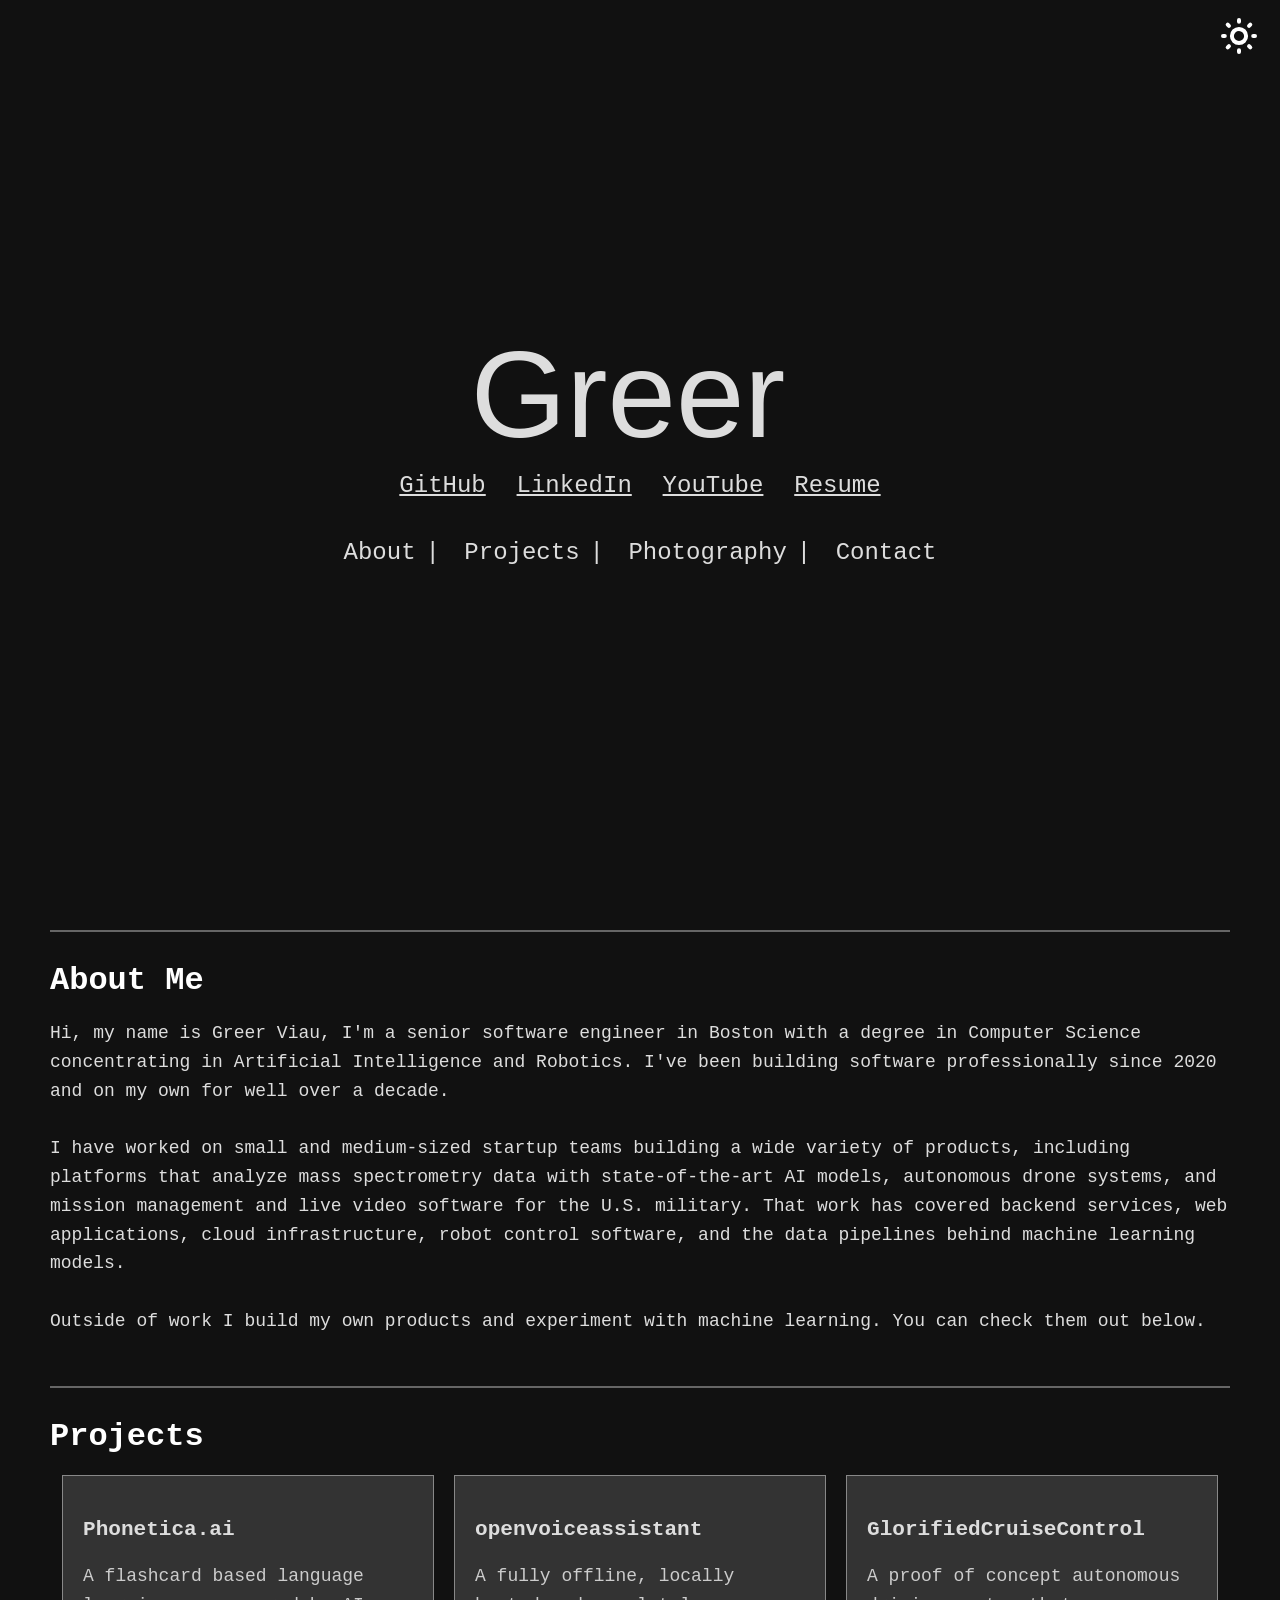
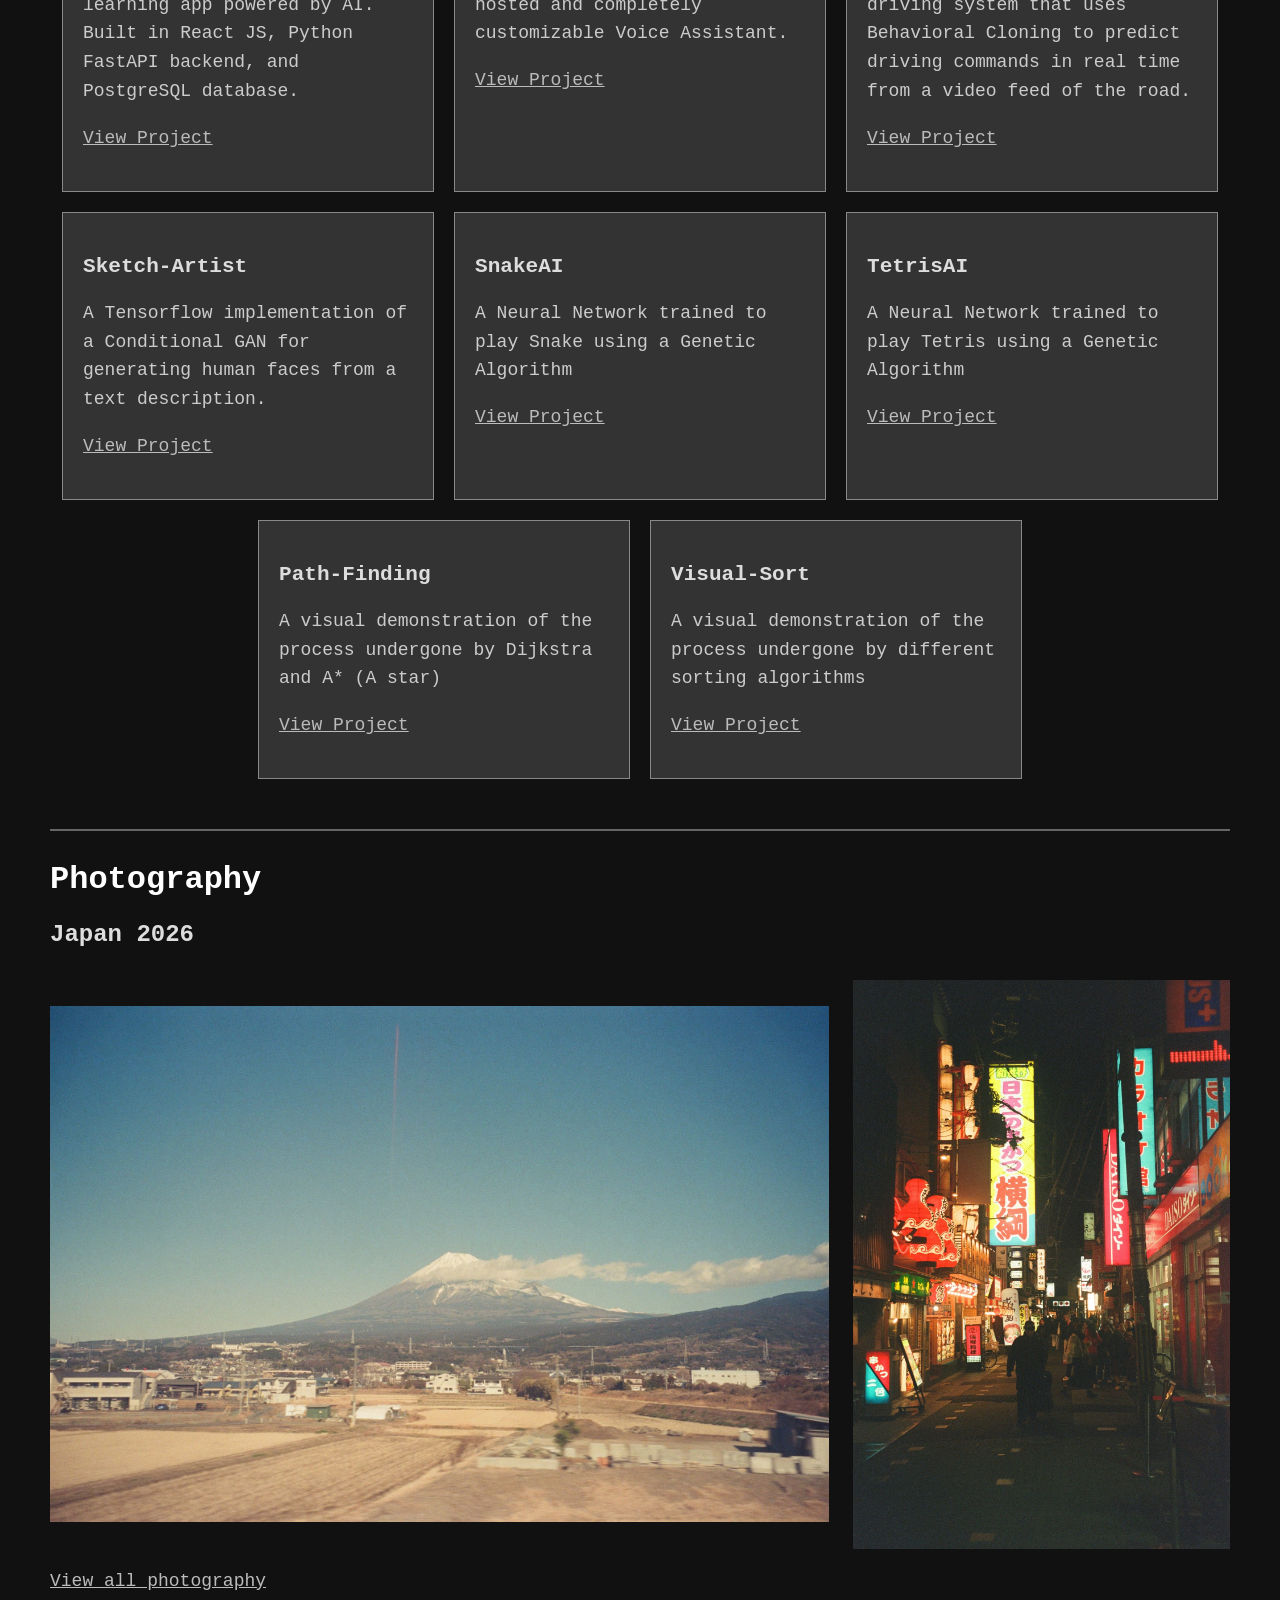
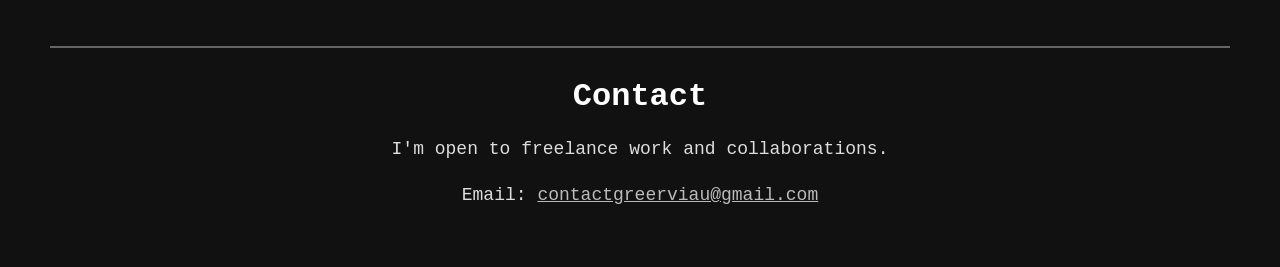
<file: index.html>
<!DOCTYPE html>
<html lang="en">
<head>
  <meta charset="UTF-8">
  <title>Greer Viau</title>
  <meta name="theme-color" content="#ffffff">
  <link rel="icon" href="g.png">
  <meta name="viewport" content="width=device-width, initial-scale=1">
  <link rel="stylesheet" href="photography/gallery.css">
  <script src="photography/gallery.js" defer></script>
  <style>
    body {
      font-family: 'Lucida Console', monospace;
      font-size: 18px;
      color: var(--text-color);
      background-color: var(--bg-color);
      max-width: 1280px;
      margin: 0 auto;
      padding: 0 50px;
      box-sizing: border-box;
      transition: background-color 0.3s, color 0.3s;
    }
    :root {
      --text-color: #ddd;
      --bg-color: #111;
      --link-color: #ddd;
      --hr-color: #666;
      --section-title-color: #fff;
      --project-border-color: #888;
      --project-bg-color: #333;
      --project-title-color: #ddd;
      --project-text-color: #ccc;
      --link-underline-color: #bbb;
    }
    .light-theme {
      --text-color: #111;
      --bg-color: #fff;
      --link-color: #111;
      --hr-color: #ccc;
      --section-title-color: #000;
      --project-border-color: #ccc;
      --project-bg-color: #f9f9f9;
      --project-title-color: #111;
      --project-text-color: #333;
      --link-underline-color: #000;
    }
    .landing {
      display: flex;
      flex-direction: column;
      align-items: center;
      justify-content: center;
      min-height: 100vh;
      text-align: center;
    }
    .svg-container {
      width: 100%;
      max-width: 400px;
      display: inline-block;
    }
    .links-container {
      font-size: 24px;
      margin: 20px;
    }
    .links-container a {
      text-decoration: none;
      margin: 0 10px;
      color: var(--link-color);
    }
    hr {
      border: none;
      height: 2px;
      background-color: var(--hr-color);
      width: 100%;
      margin: 30px auto;
    }
    .section {
      margin-bottom: 50px;
    }
    .section h2 {
      font-size: 32px;
      margin-bottom: 20px;
      color: var(--section-title-color);
    }
    .section p {
      font-size: 18px;
      line-height: 1.6;
    }
    .section a {
      color: var(--link-underline-color);
      text-decoration: underline;
    }
    .projects {
      display: flex;
      flex-wrap: wrap;
      justify-content: center;
      gap: 20px;
    }
    .project {
      width: calc(33%);
      max-width: 330px;
      padding: 20px;
      border: 1px solid var(--project-border-color);
      background-color: var(--project-bg-color);
      text-align: left;
    }
    .project h3 {
      color: var(--project-title-color);
    }
    .project p {
      color: var(--project-text-color);
    }
    .project a {
      color: var(--link-underline-color);
      text-decoration: underline;
    }
    .contact {
      text-align: center;
      color: var(--text-color);
    }
    .contact p {
      margin-bottom: 10px;
    }
    .contact a {
      color: var(--link-underline-color);
      text-decoration: underline;
    }
    .social {
      margin-bottom: 20px;
    }
    .social a {
      display: inline-block;
      margin: 0 10px;
      font-size: 24px;
      color: var(--link-color);
    }
    .theme-toggle {
      position: fixed;
      top: 10px;
      right: 10px;
      background-color: transparent;
      border: none;
      cursor: pointer;
      font-size: 24px;
      display: flex;
      align-items: center;
      justify-content: center;
    }
    .theme-toggle svg {
      width: 50px;
      height: 50px;
      transition: fill 0.3s;
    }
    .theme-toggle .moon {
      display: none;
    }
    .light-theme .theme-toggle .moon {
      display: block;
    }
    .light-theme .theme-toggle .sun {
      display: none;
    }
    @media (max-width: 600px) {
      body {
        padding: 0 20px;
      }
      .links-container {
        display: flex;
        flex-wrap: wrap;
        justify-content: center;
        gap: 12px;
        margin: 20px 0;
        font-size: 20px;
      }
      .links-container .separator {
        display: none;
      }
      .project {
        box-sizing: border-box;
        width: 100%;
        max-width: none;
        overflow-wrap: anywhere;
      }
      .contact a {
        overflow-wrap: anywhere;
      }
    }
  </style>
</head>
<body>
  <button class="theme-toggle" onclick="toggleTheme()">
    <!-- Sun SVG -->
    <img class="sun" src="sun.svg" alt="Sun Icon" width="50" height="50">
    <!-- Moon SVG -->
    <img class="moon" src="moon.svg" alt="Moon Icon" width="50" height="50">
  </button>
  <div class="landing">
    <div class="svg-container">
      <svg viewBox="0 0 130 50" xmlns="http://www.w3.org/2000/svg">
        <!-- Replace with your initials or logo -->
        <text x="10" y="40" font-family="Arial" font-size="40" fill="var(--text-color)">Greer</text>
      </svg>
    </div>
    <div class="social">
      <a href="https://github.com/greerviau" target="_blank">GitHub</a>
      <a href="https://www.linkedin.com/in/greerviau/" target="_blank">LinkedIn</a>
      <a href="https://www.youtube.com/channel/UCNyqyqTJVP8B4QUONiGXOpQ" target="_blank">YouTube</a>
      <a href="resume.pdf" target="_blank">Resume</a>
    </div>
    <div class="links-container">
      <a href="#about">About</a><span class="separator">|</span>
      <a href="#projects">Projects</a><span class="separator">|</span>
      <a href="#photography">Photography</a><span class="separator">|</span>
      <a href="#contact">Contact</a>
    </div>
  </div>

  <hr>

  <div id="about" class="section">
    <h2>About Me</h2>
    <p>Hi, my name is Greer Viau, I'm a senior software engineer in Boston with a degree in Computer Science concentrating in Artificial Intelligence and Robotics. I've been building software professionally since 2020 and on my own for well over a decade.<br><br>
        I have worked on small and medium-sized startup teams building a wide variety of products, including platforms that analyze mass spectrometry data with state-of-the-art AI models, autonomous drone systems, and mission management and live video software for the U.S. military. That work has covered backend services, web applications, cloud infrastructure, robot control software, and the data pipelines behind machine learning models.<br><br>
        Outside of work I build my own products and experiment with machine learning. You can check them out below.</p>

  </div>

  <hr>

  <div id="projects" class="section">
    <h2>Projects</h2>
    <div class="projects">
      <div class="project">
        <h3>Phonetica.ai</h3>
        <p>A flashcard based language learning app powered by AI. Built in React JS, Python FastAPI backend, and PostgreSQL database.</p>
        <p><a href="https://phonetica.ai" target="_blank">View Project</a></p>
      </div>
      <div class="project">
        <h3>openvoiceassistant</h3>
        <p>A fully offline, locally hosted and completely customizable Voice Assistant.</p>
        <p><a href="https://github.com/greerviau/openvoiceassistant" target="_blank">View Project</a></p>
      </div>
      <div class="project">
        <h3>GlorifiedCruiseControl</h3>
        <p>A proof of concept autonomous driving system that uses Behavioral Cloning to predict driving commands in real time from a video feed of the road.</p>
        <p><a href="https://github.com/greerviau/GlorifiedCruiseControl" target="_blank">View Project</a></p>
      </div>
      <div class="project">
        <h3>Sketch-Artist</h3>
        <p>A Tensorflow implementation of a Conditional GAN for generating human faces from a text description.</p>
        <p><a href="https://github.com/greerviau/Sketch-Artist" target="_blank">View Project</a></p>
      </div>
      <div class="project">
        <h3>SnakeAI</h3>
        <p>A Neural Network trained to play Snake using a Genetic Algorithm</p>
        <p><a href="https://github.com/greerviau/SnakeAI" target="_blank">View Project</a></p>
      </div>
      <div class="project">
        <h3>TetrisAI</h3>
        <p>A Neural Network trained to play Tetris using a Genetic Algorithm</p>
        <p><a href="https://github.com/greerviau/TetrisAI" target="_blank">View Project</a></p>
      </div>
      <div class="project">
        <h3>Path-Finding</h3>
        <p>A visual demonstration of the process undergone by Dijkstra and A* (A star)</p>
        <p><a href="https://github.com/greerviau/Path-Finding" target="_blank">View Project</a></p>
      </div>
      <div class="project">
        <h3>Visual-Sort</h3>
        <p>A visual demonstration of the process undergone by different sorting algorithms</p>
        <p><a href="https://github.com/greerviau/Visual-Sort" target="_blank">View Project</a></p>
      </div>
      <!-- Add more projects as needed -->
    </div>
  </div>

  <hr>

  <section id="photography" class="section">
    <h2>Photography</h2>
    <p data-photo-status role="status" aria-busy="true">Loading photos...</p>
    <div data-photo-groups data-photo-row data-photo-heading="3"></div>
    <noscript><p>Enable JavaScript to view the photographs.</p></noscript>
    <p><a href="photography/">View all photography</a></p>
  </section>

  <hr>

  <div id="contact" class="section contact">
    <h2>Contact</h2>
    <p>I'm open to freelance work and collaborations.</p>
    <p>Email: <a href="mailto:contactgreerviau@gmail.com">contactgreerviau@gmail.com</a></p>
  </div>

  <script>
    function toggleTheme() {
      document.body.classList.toggle('light-theme');
    }
  </script>
</body>
</html>
</file>
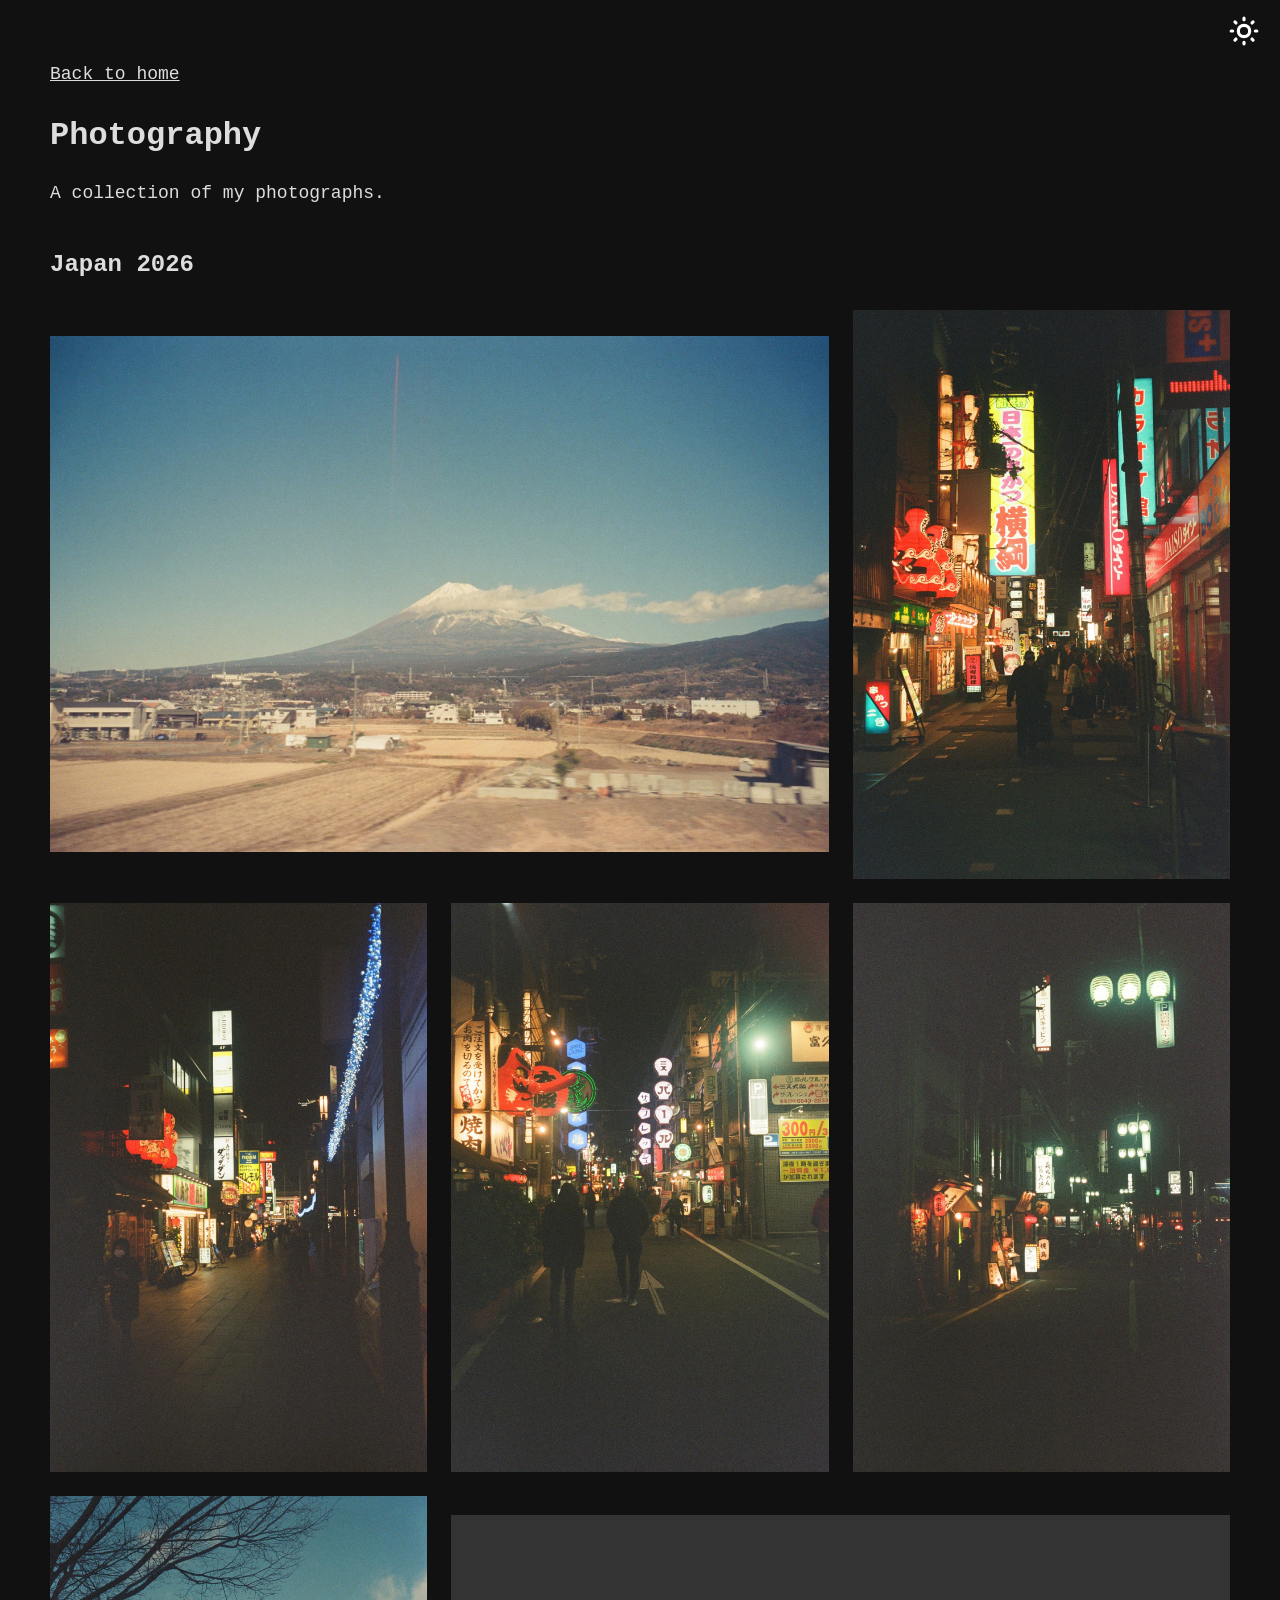
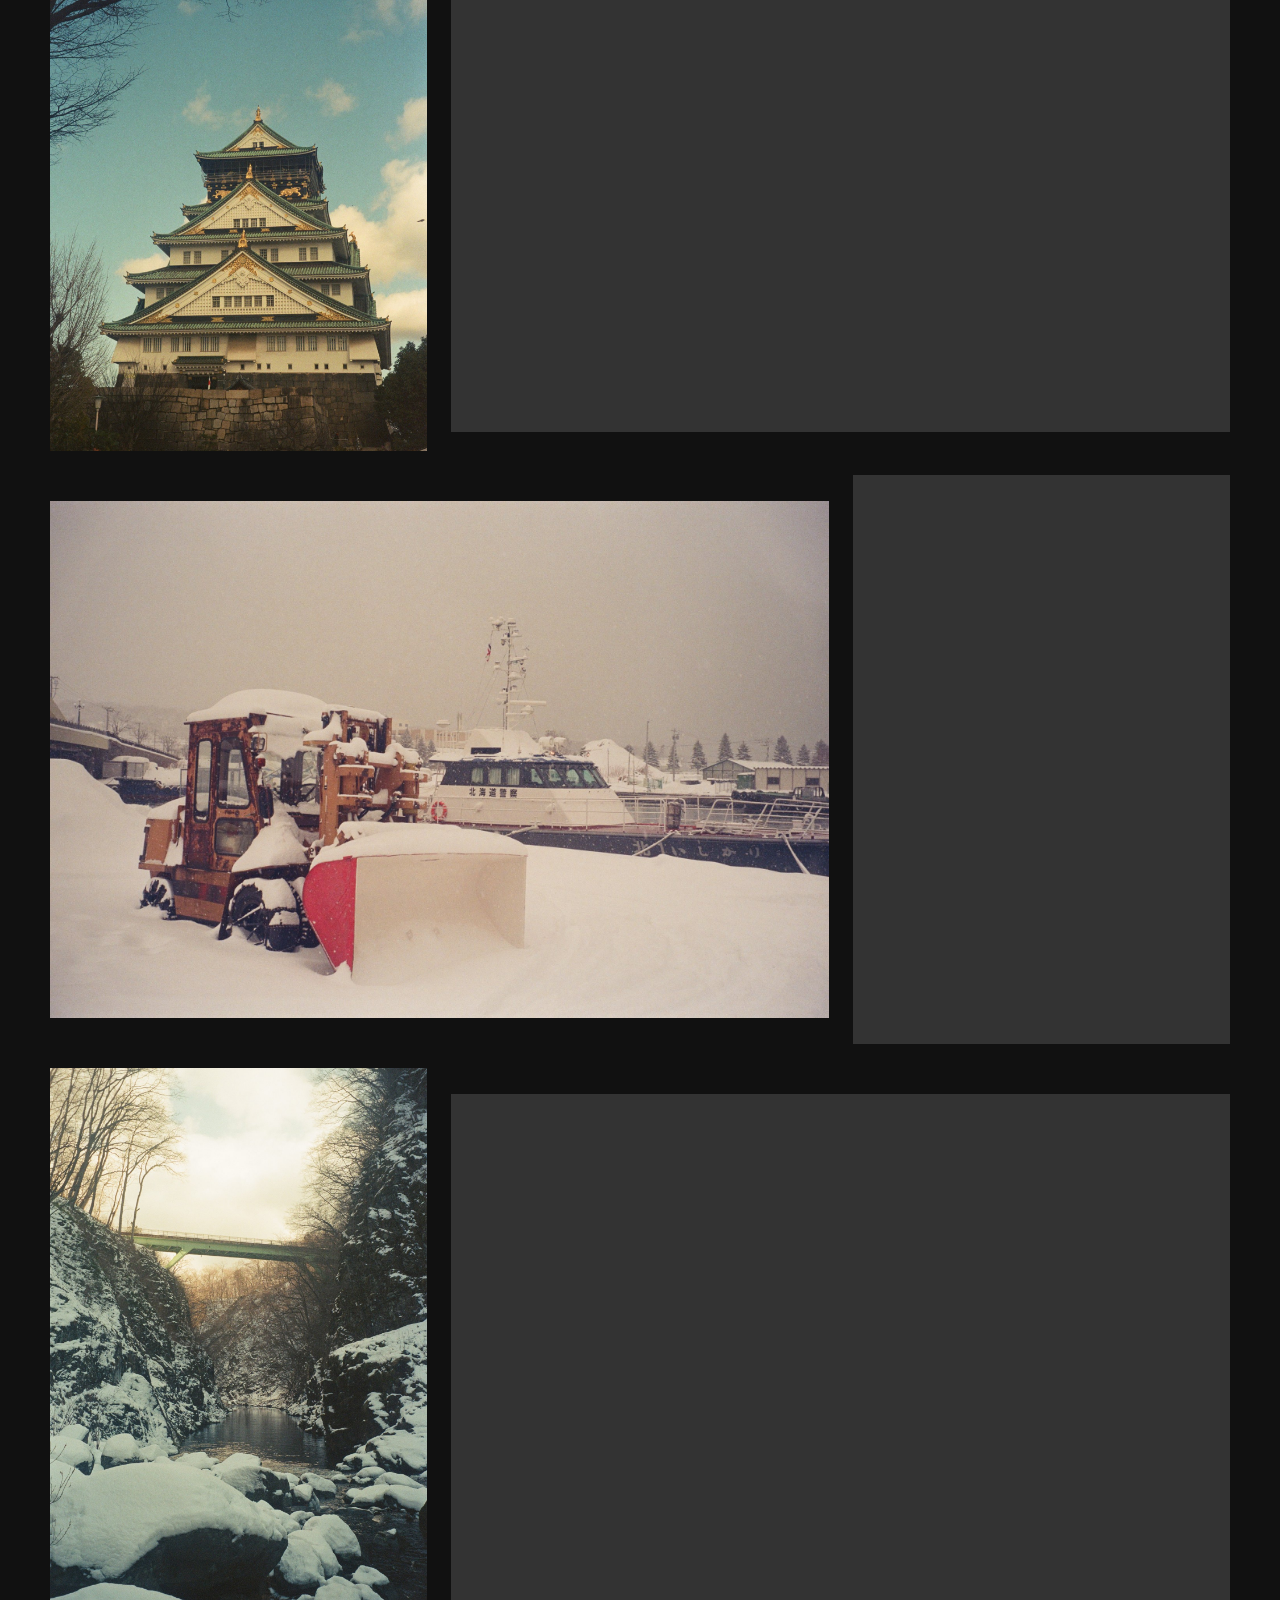
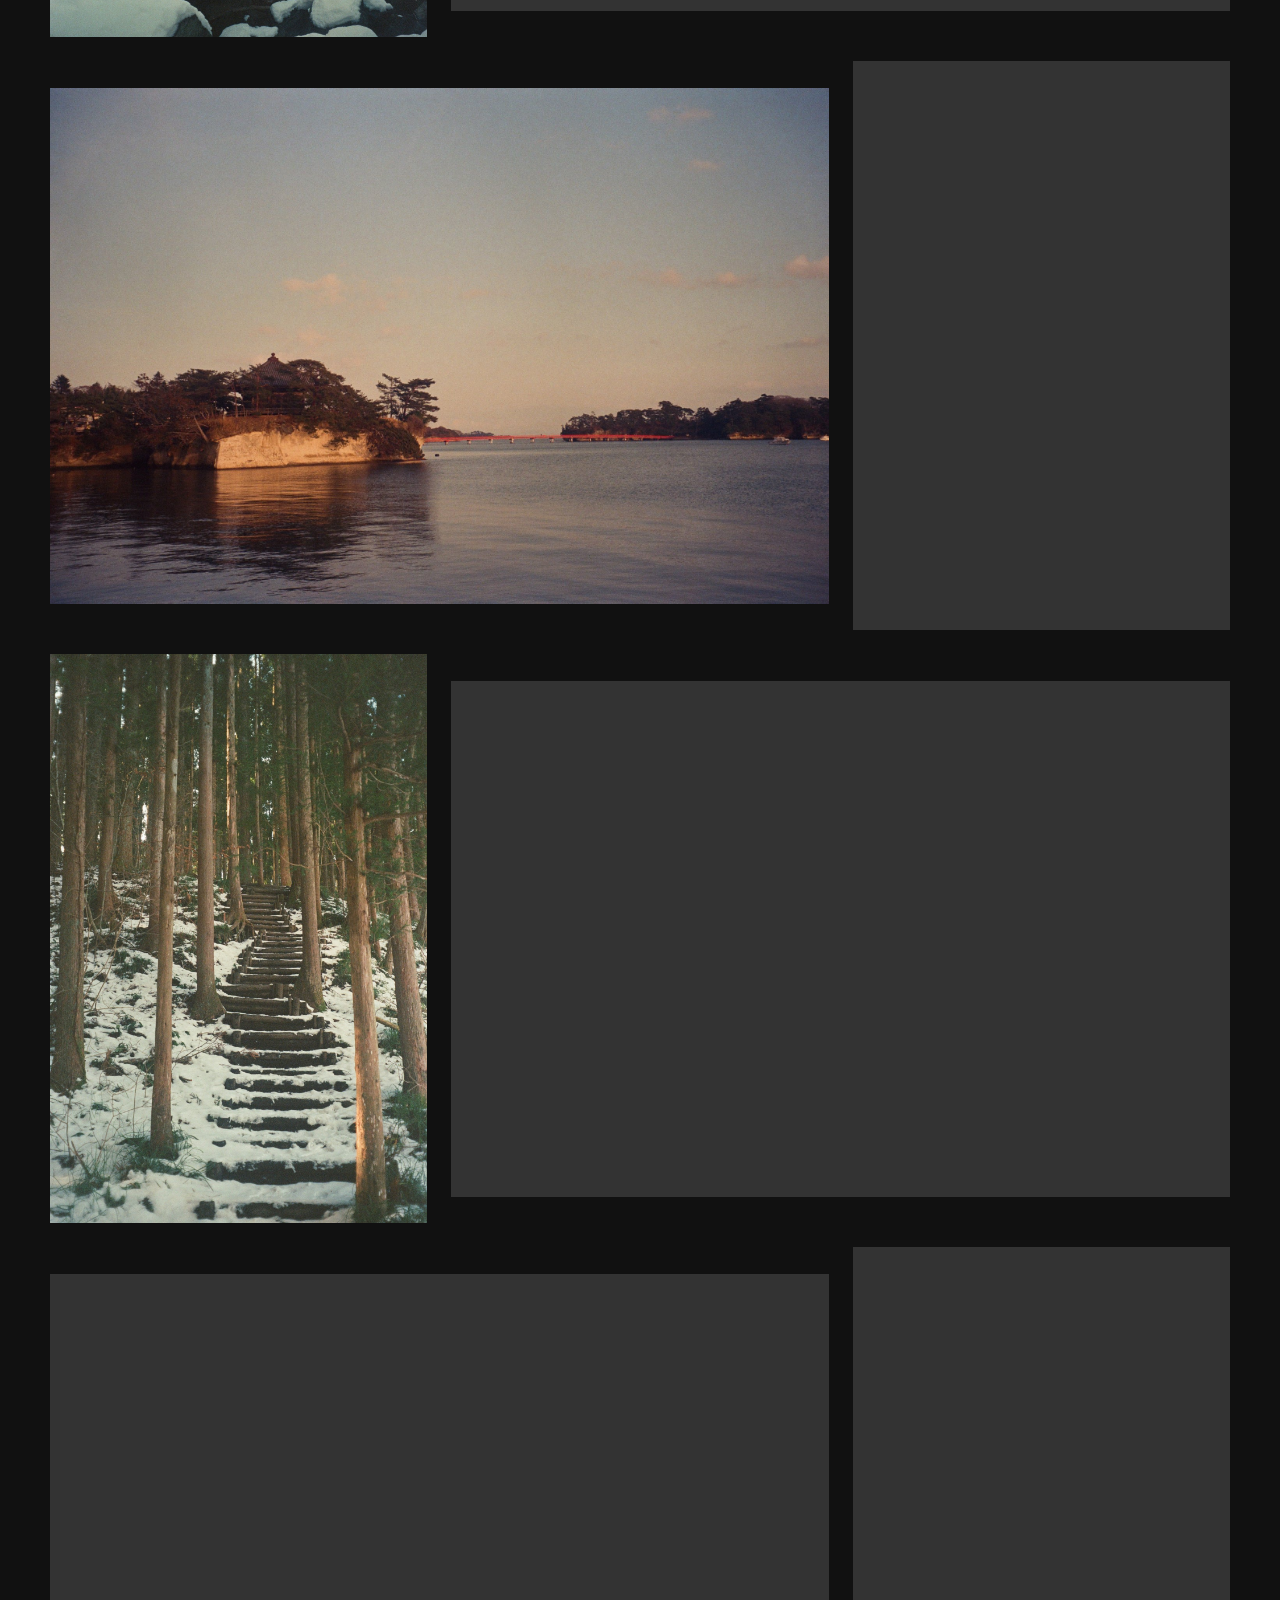
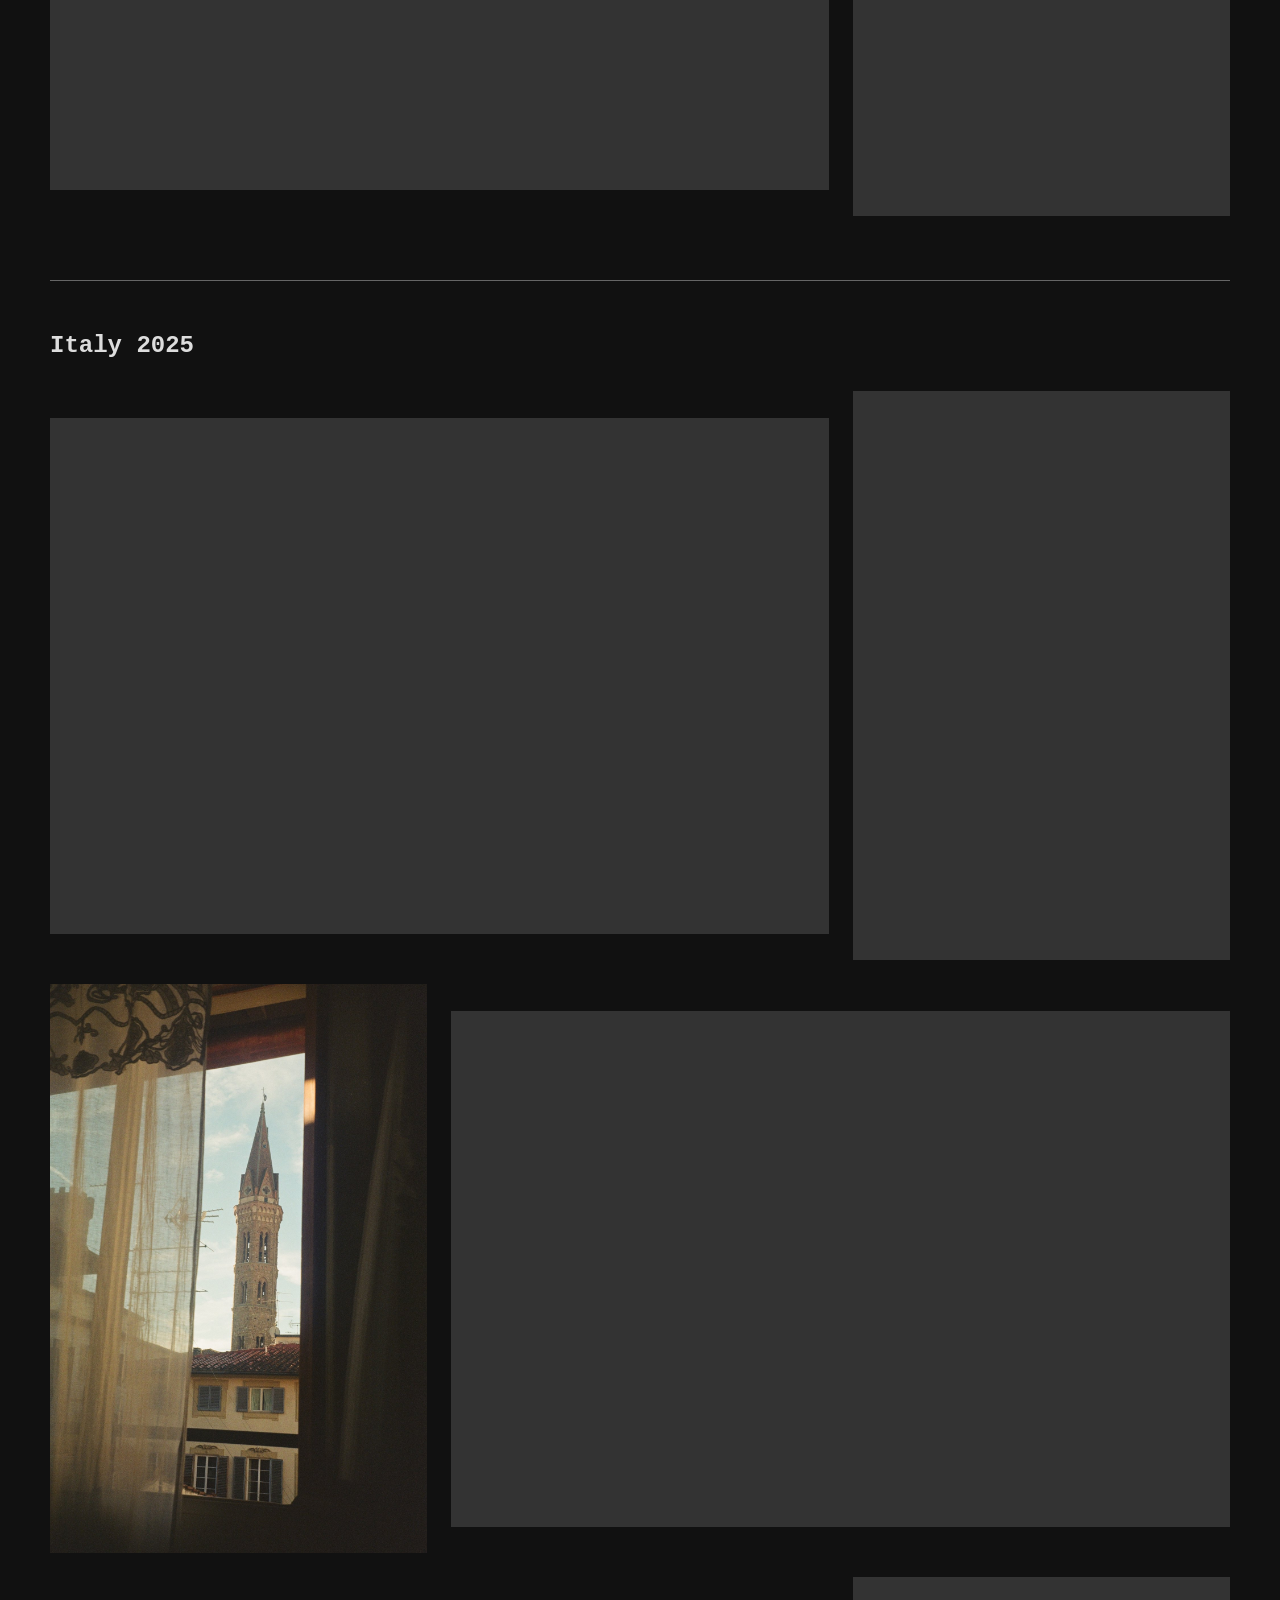
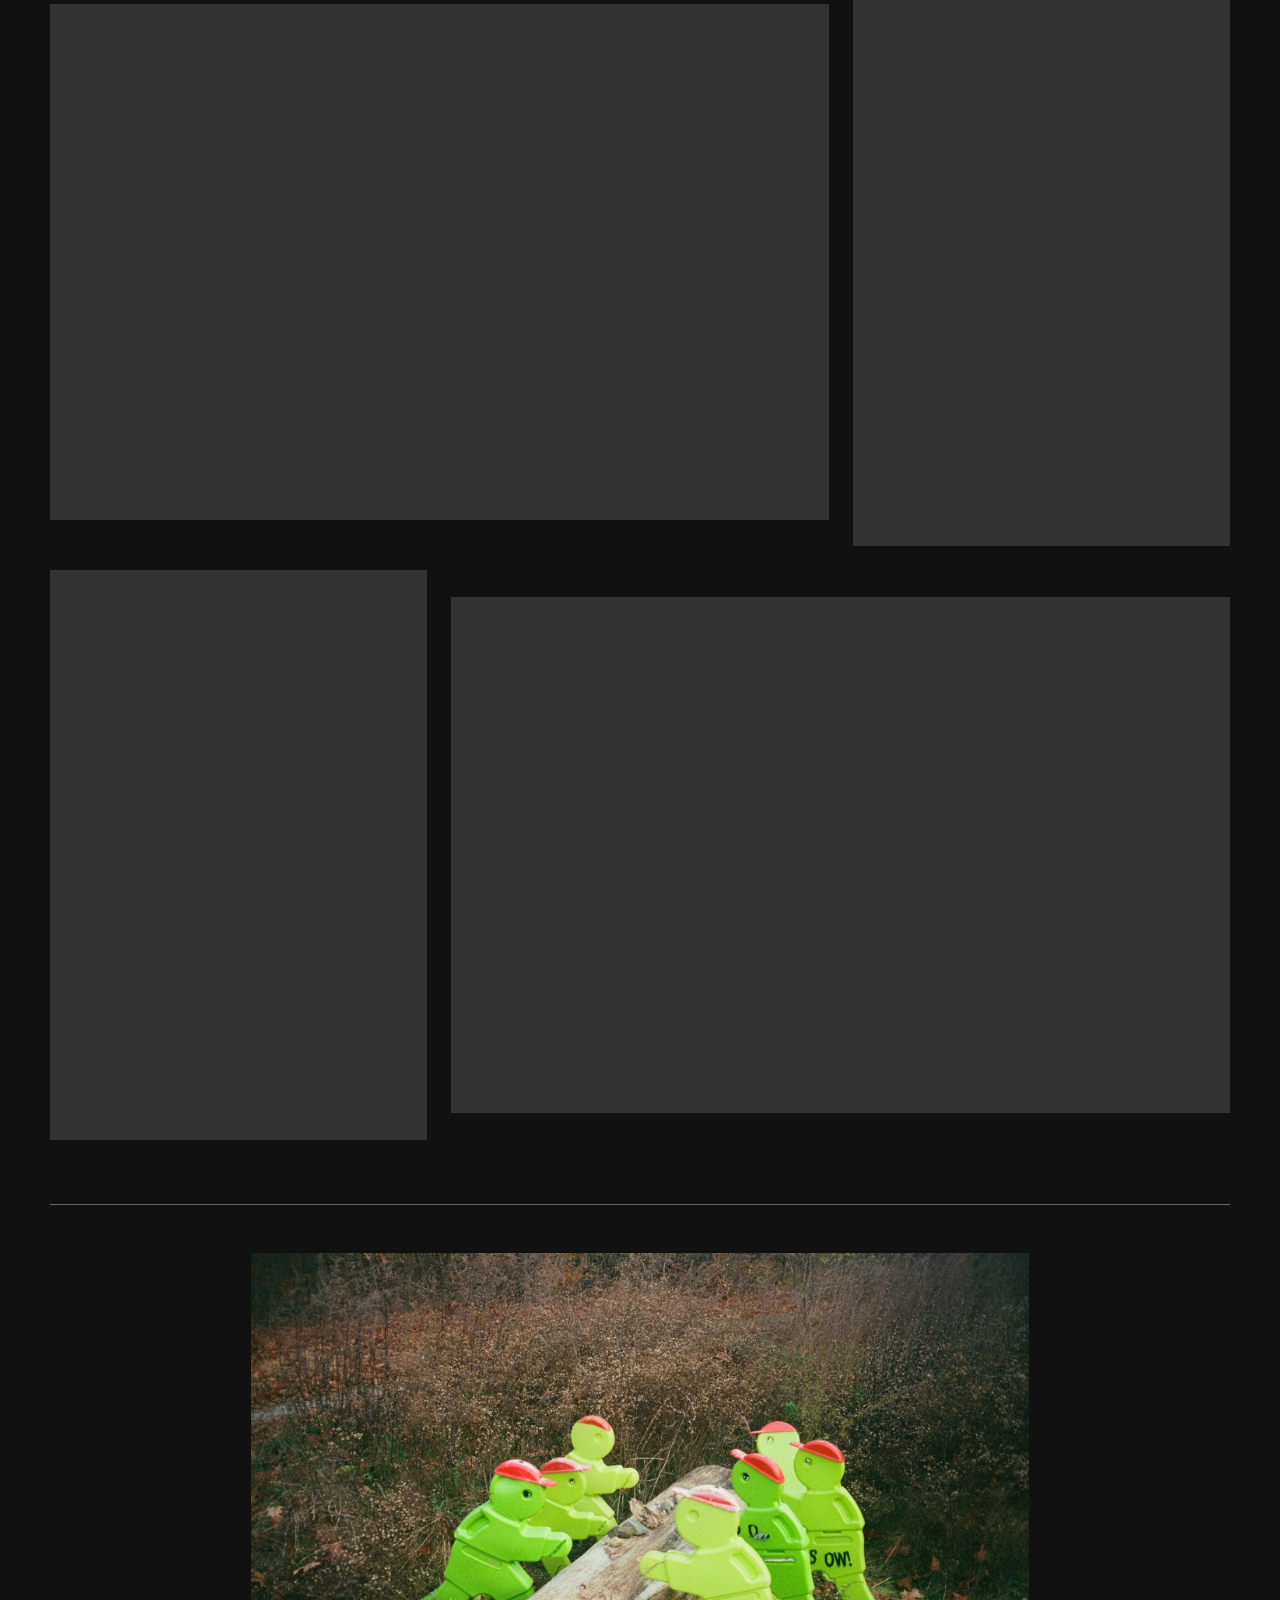
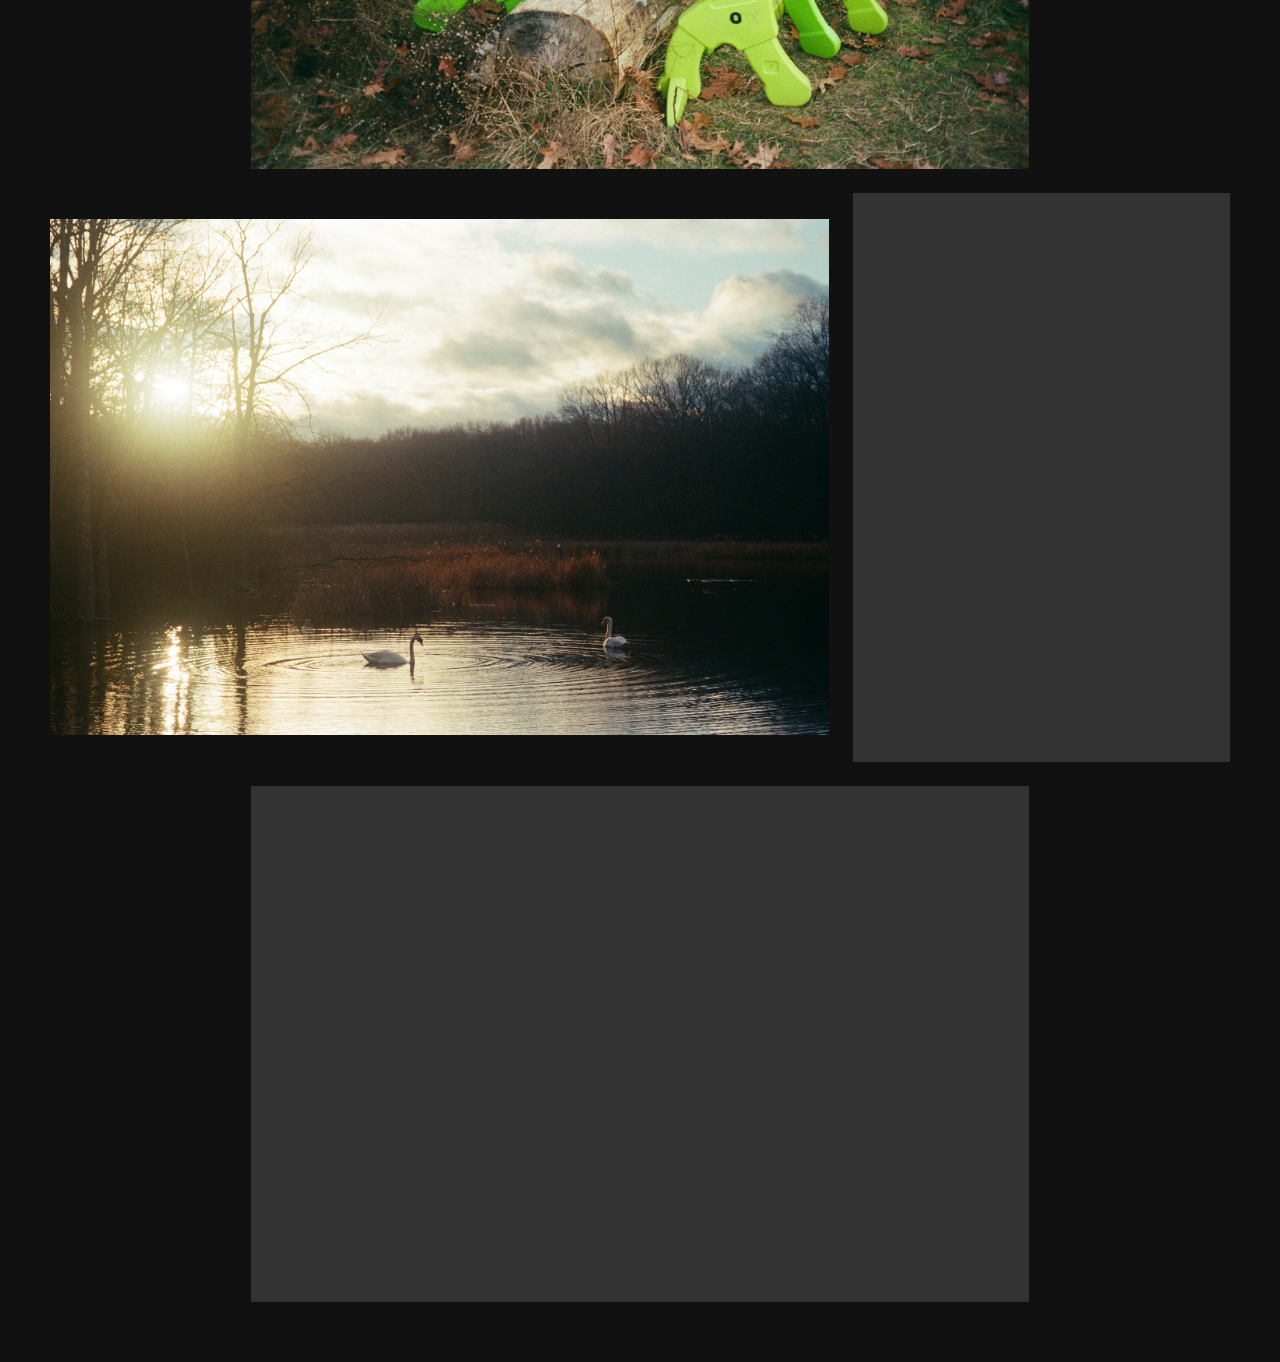
<file: photography/index.html>
<!DOCTYPE html>
<html lang="en">
<head>
  <meta charset="UTF-8">
  <meta name="viewport" content="width=device-width, initial-scale=1">
  <meta name="description" content="Photography by Greer Viau.">
  <title>Photography - Greer Viau</title>
  <link rel="icon" href="../g.png">
  <link rel="stylesheet" href="gallery.css">
  <script src="gallery.js" defer></script>
</head>
<body class="photography-page">
  <button class="theme-toggle" type="button" aria-label="Toggle light theme" aria-pressed="false" onclick="document.body.classList.toggle('light-theme'); this.setAttribute('aria-pressed', document.body.classList.contains('light-theme'))">
    <img class="sun" src="../sun.svg" alt="" width="40" height="40">
    <img class="moon" src="../moon.svg" alt="" width="40" height="40">
  </button>
  <header>
    <a href="../#photography">Back to home</a>
    <h1>Photography</h1>
    <p>A collection of my photographs.</p>
  </header>
  <main aria-label="Photo gallery">
    <p data-photo-status role="status" aria-busy="true">Loading photos...</p>
    <div data-photo-groups></div>
    <noscript>Enable JavaScript to view the photographs.</noscript>
  </main>
</body>
</html>
</file>
<file: photography/gallery.css>
.photo-group + .photo-group {
  margin-top: 64px;
  padding-top: 48px;
  border-top: 1px solid var(--hr-color, #666);
}
.photo-group-title {
  margin: 0 0 28px;
  font-size: 24px;
  line-height: 1.4;
  overflow-wrap: anywhere;
}
.photo-grid {
  --photo-gap: 24px;
  --portrait-width: calc((100% - 48px) / 3);
  display: flex;
  flex-wrap: wrap;
  justify-content: center;
  align-items: center;
  gap: var(--photo-gap);
}
.photo-grid figure {
  margin: 0;
  min-width: 0;
  flex: 0 0 var(--portrait-width);
}
.photo-grid figure.photo-landscape {
  flex-basis: calc(var(--portrait-width) * 2 + var(--photo-gap));
}
.photo-grid a {
  display: block;
}
.photo-grid img {
  display: block;
  width: 100%;
  height: auto;
  background: var(--project-bg-color);
}
.photo-grid figcaption {
  margin-top: 10px;
  font-size: 15px;
  line-height: 1.5;
  overflow-wrap: anywhere;
}
.photo-grid a:focus-visible {
  outline: 2px solid var(--link-color);
  outline-offset: 5px;
}
.photography-page {
  --text-color: #ddd;
  --bg-color: #111;
  --link-color: #ddd;
  --project-bg-color: #333;
  --hr-color: #666;
  margin: 0 auto;
  padding: 60px 50px;
  max-width: 1280px;
  box-sizing: border-box;
  background: var(--bg-color);
  color: var(--text-color);
  font-family: 'Lucida Console', monospace;
  font-size: 18px;
  line-height: 1.6;
}
.photography-page.light-theme {
  --text-color: #111;
  --bg-color: #fff;
  --link-color: #111;
  --project-bg-color: #f9f9f9;
  --hr-color: #ccc;
}
.photography-page a {
  color: var(--link-color);
}
.photography-page header {
  margin-bottom: 40px;
}
.photography-page h1 {
  margin-bottom: 10px;
  font-size: 32px;
}
.photography-page .theme-toggle {
  position: fixed;
  top: 10px;
  right: 10px;
  border: none;
  background: var(--bg-color);
  cursor: pointer;
}
.photography-page .moon,
.photography-page.light-theme .sun {
  display: none;
}
.photography-page.light-theme .moon {
  display: block;
}
@media (max-width: 600px) {
  .photography-page {
    padding: 60px 20px;
  }
}
@media (max-width: 600px) {
  .photo-grid {
    --photo-gap: 16px;
    --portrait-width: calc((100% - 16px) / 2);
  }
}
.lightbox {
  box-sizing: border-box;
  width: 100vw;
  height: 100dvh;
  max-width: none;
  max-height: none;
  margin: 0;
  padding: 0;
  border: 0;
  background: #000;
  color: #ddd;
  font-family: 'Lucida Console', monospace;
}
.lightbox::backdrop {
  background: transparent;
}
body:has(.lightbox[open]) {
  overflow: hidden;
}
.lightbox figure {
  box-sizing: border-box;
  display: flex;
  flex-direction: column;
  align-items: center;
  justify-content: center;
  gap: 12px;
  height: 100%;
  margin: 0;
  padding: 56px 72px;
}
.lightbox img {
  display: block;
  min-height: 0;
  max-width: 100%;
  max-height: 100%;
  width: auto;
  height: auto;
  object-fit: contain;
}
.lightbox figcaption {
  font-size: 15px;
  line-height: 1.5;
  text-align: center;
  overflow-wrap: anywhere;
}
.lightbox button {
  position: absolute;
  display: grid;
  place-items: center;
  width: 48px;
  height: 48px;
  padding: 0;
  border: 0;
  border-radius: 50%;
  background: rgba(0, 0, 0, 0.4);
  color: #ddd;
  cursor: pointer;
}
.lightbox button[hidden] {
  display: none;
}
.lightbox button:hover {
  color: #fff;
  background: rgba(255, 255, 255, 0.12);
}
.lightbox button:focus-visible {
  outline: 2px solid #ddd;
  outline-offset: 2px;
}
.lightbox svg {
  fill: none;
  stroke: currentColor;
  stroke-width: 2;
  stroke-linecap: round;
  stroke-linejoin: round;
}
.lightbox-close {
  top: 12px;
  right: 12px;
}
.lightbox-prev,
.lightbox-next {
  top: 50%;
  transform: translateY(-50%);
}
.lightbox-prev {
  left: 12px;
}
.lightbox-next {
  right: 12px;
}
@media (max-width: 600px) {
  .lightbox figure {
    padding: 64px 12px;
  }
  .lightbox-prev,
  .lightbox-next {
    top: auto;
    bottom: 8px;
    transform: none;
  }
}
</file>
